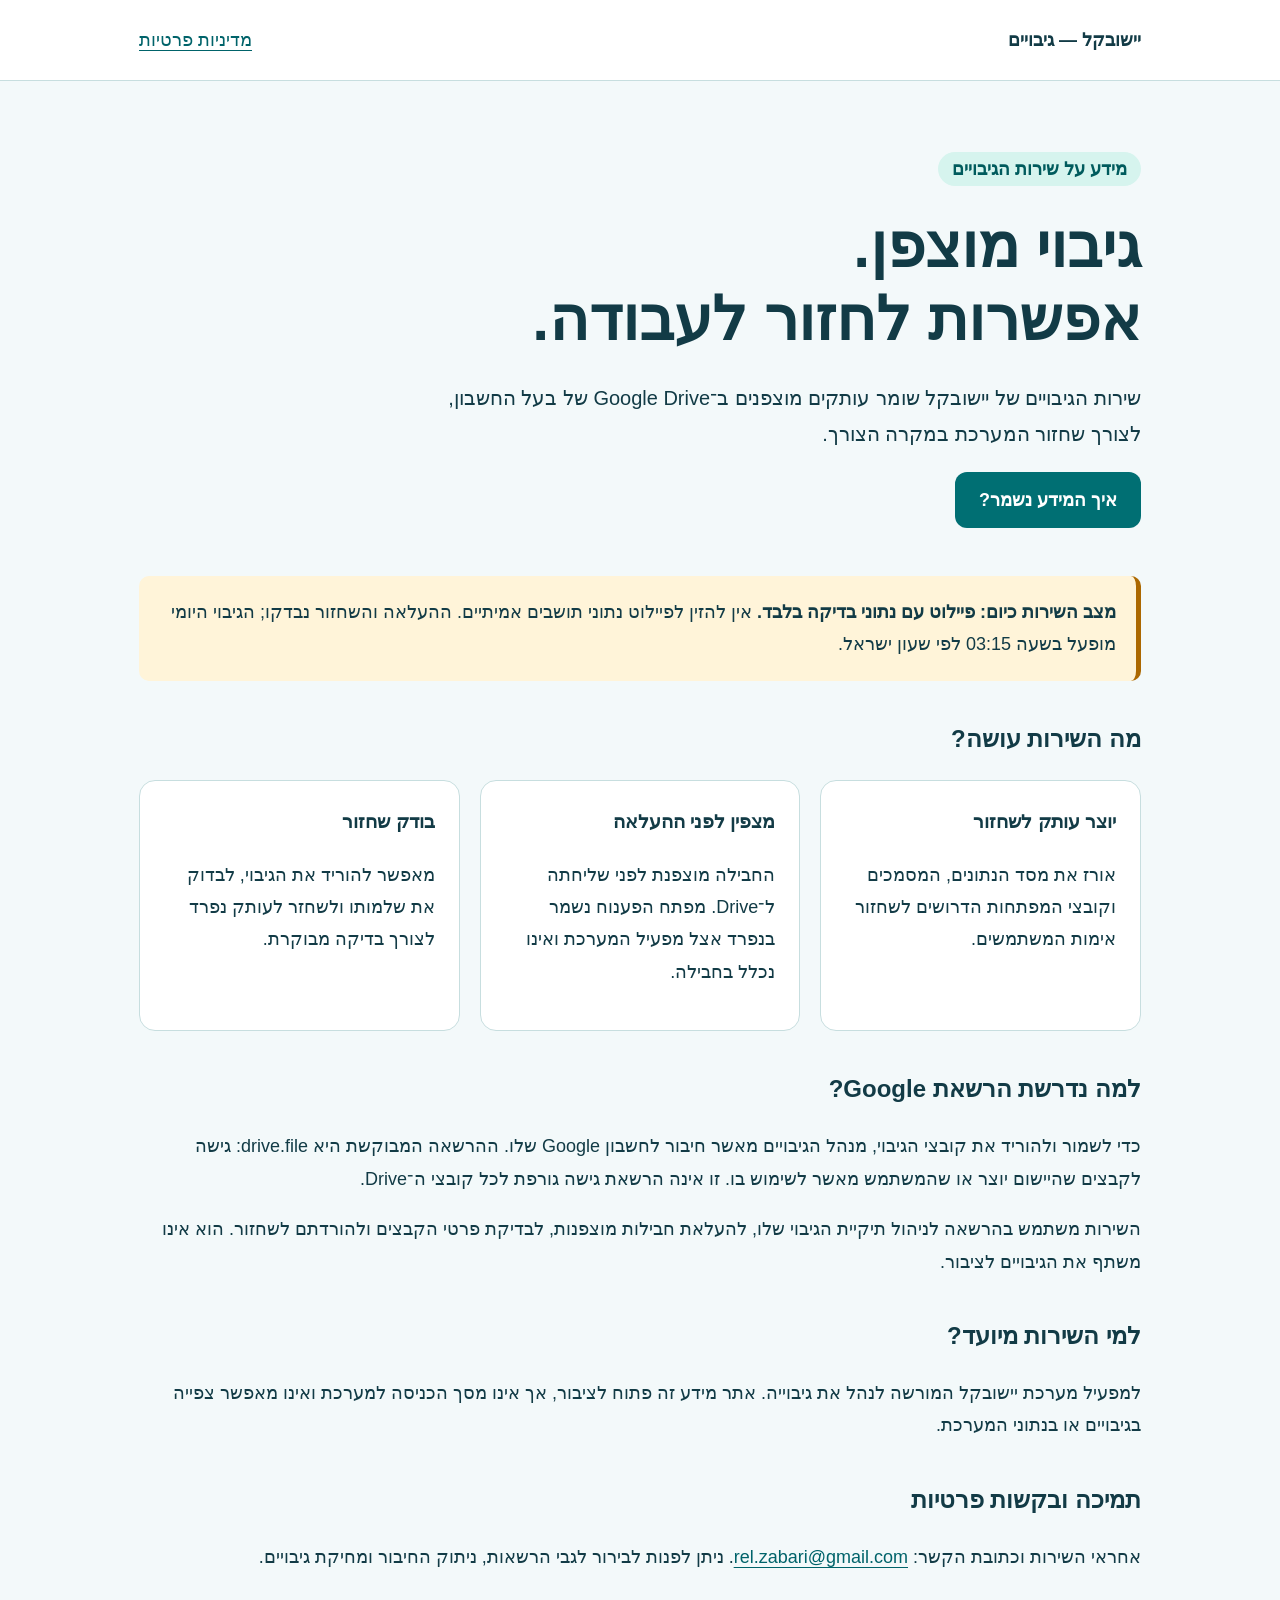
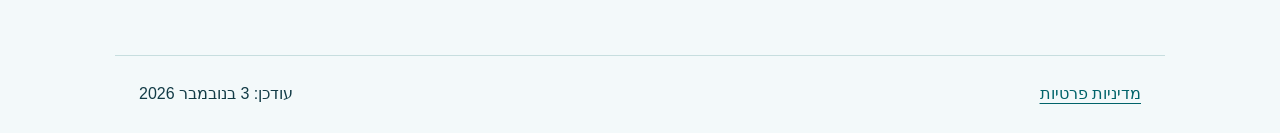
<file: index.html>
<!doctype html>
<html lang="he" dir="rtl">
<head>
<meta charset="utf-8">
<meta name="viewport" content="width=device-width,initial-scale=1">
<meta name="description" content="מידע על שירות הגיבויים המוצפנים של יישובקל וחיבורו ל־Google Drive.">
<meta name="google-site-verification" content="0ziK3mV48blRZes0-TMyAeZHqa0lTB8O477jj62JQ4I" />
<title>יישובקל — גיבויים | מידע על השירות</title>
<link rel="stylesheet" href="styles.css">
</head>
<body>
<a class="skip" href="#main">מעבר לתוכן</a>
<header><nav aria-label="ניווט ראשי"><strong>יישובקל — גיבויים</strong><a href="privacy.html">מדיניות פרטיות</a></nav></header>
<main id="main">
<section class="hero"><span class="badge">מידע על שירות הגיבויים</span>
<h1>גיבוי מוצפן.<br>אפשרות לחזור לעבודה.</h1>
<p class="lead">שירות הגיבויים של יישובקל שומר עותקים מוצפנים ב־Google Drive של בעל החשבון, לצורך שחזור המערכת במקרה הצורך.</p>
<a class="button" href="privacy.html">איך המידע נשמר?</a>
</section>
<aside class="notice"><strong>מצב השירות כיום: פיילוט עם נתוני בדיקה בלבד.</strong> אין להזין לפיילוט נתוני תושבים אמיתיים. ההעלאה והשחזור נבדקו; הגיבוי היומי מופעל בשעה 03:15 לפי שעון ישראל.</aside>
<section><h2>מה השירות עושה?</h2>
<div class="cards"><article><h3>יוצר עותק לשחזור</h3><p>אורז את מסד הנתונים, המסמכים וקובצי המפתחות הדרושים לשחזור אימות המשתמשים.</p></article>
<article><h3>מצפין לפני ההעלאה</h3><p>החבילה מוצפנת לפני שליחתה ל־Drive. מפתח הפענוח נשמר בנפרד אצל מפעיל המערכת ואינו נכלל בחבילה.</p></article>
<article><h3>בודק שחזור</h3><p>מאפשר להוריד את הגיבוי, לבדוק את שלמותו ולשחזר לעותק נפרד לצורך בדיקה מבוקרת.</p></article></div></section>
<section><h2>למה נדרשת הרשאת Google?</h2><p>כדי לשמור ולהוריד את קובצי הגיבוי, מנהל הגיבויים מאשר חיבור לחשבון Google שלו. ההרשאה המבוקשת היא <bdi dir="ltr">drive.file</bdi>: גישה לקבצים שהיישום יוצר או שהמשתמש מאשר לשימוש בו. זו אינה הרשאת גישה גורפת לכל קובצי ה־Drive.</p><p>השירות משתמש בהרשאה לניהול תיקיית הגיבוי שלו, להעלאת חבילות מוצפנות, לבדיקת פרטי הקבצים ולהורדתם לשחזור. הוא אינו משתף את הגיבויים לציבור.</p></section>
<section><h2>למי השירות מיועד?</h2><p>למפעיל מערכת יישובקל המורשה לנהל את גיבוייה. אתר מידע זה פתוח לציבור, אך אינו מסך הכניסה למערכת ואינו מאפשר צפייה בגיבויים או בנתוני המערכת.</p></section>
<section><h2>תמיכה ובקשות פרטיות</h2><p>אחראי השירות וכתובת הקשר: <a href="mailto:rel.zabari@gmail.com"><bdi>rel.zabari@gmail.com</bdi></a>. ניתן לפנות לבירור לגבי הרשאות, ניתוק החיבור ומחיקת גיבויים.</p></section>
</main><footer><a href="privacy.html">מדיניות פרטיות</a><span>עודכן: 3 בנובמבר 2026</span></footer>
</body></html>
</file>
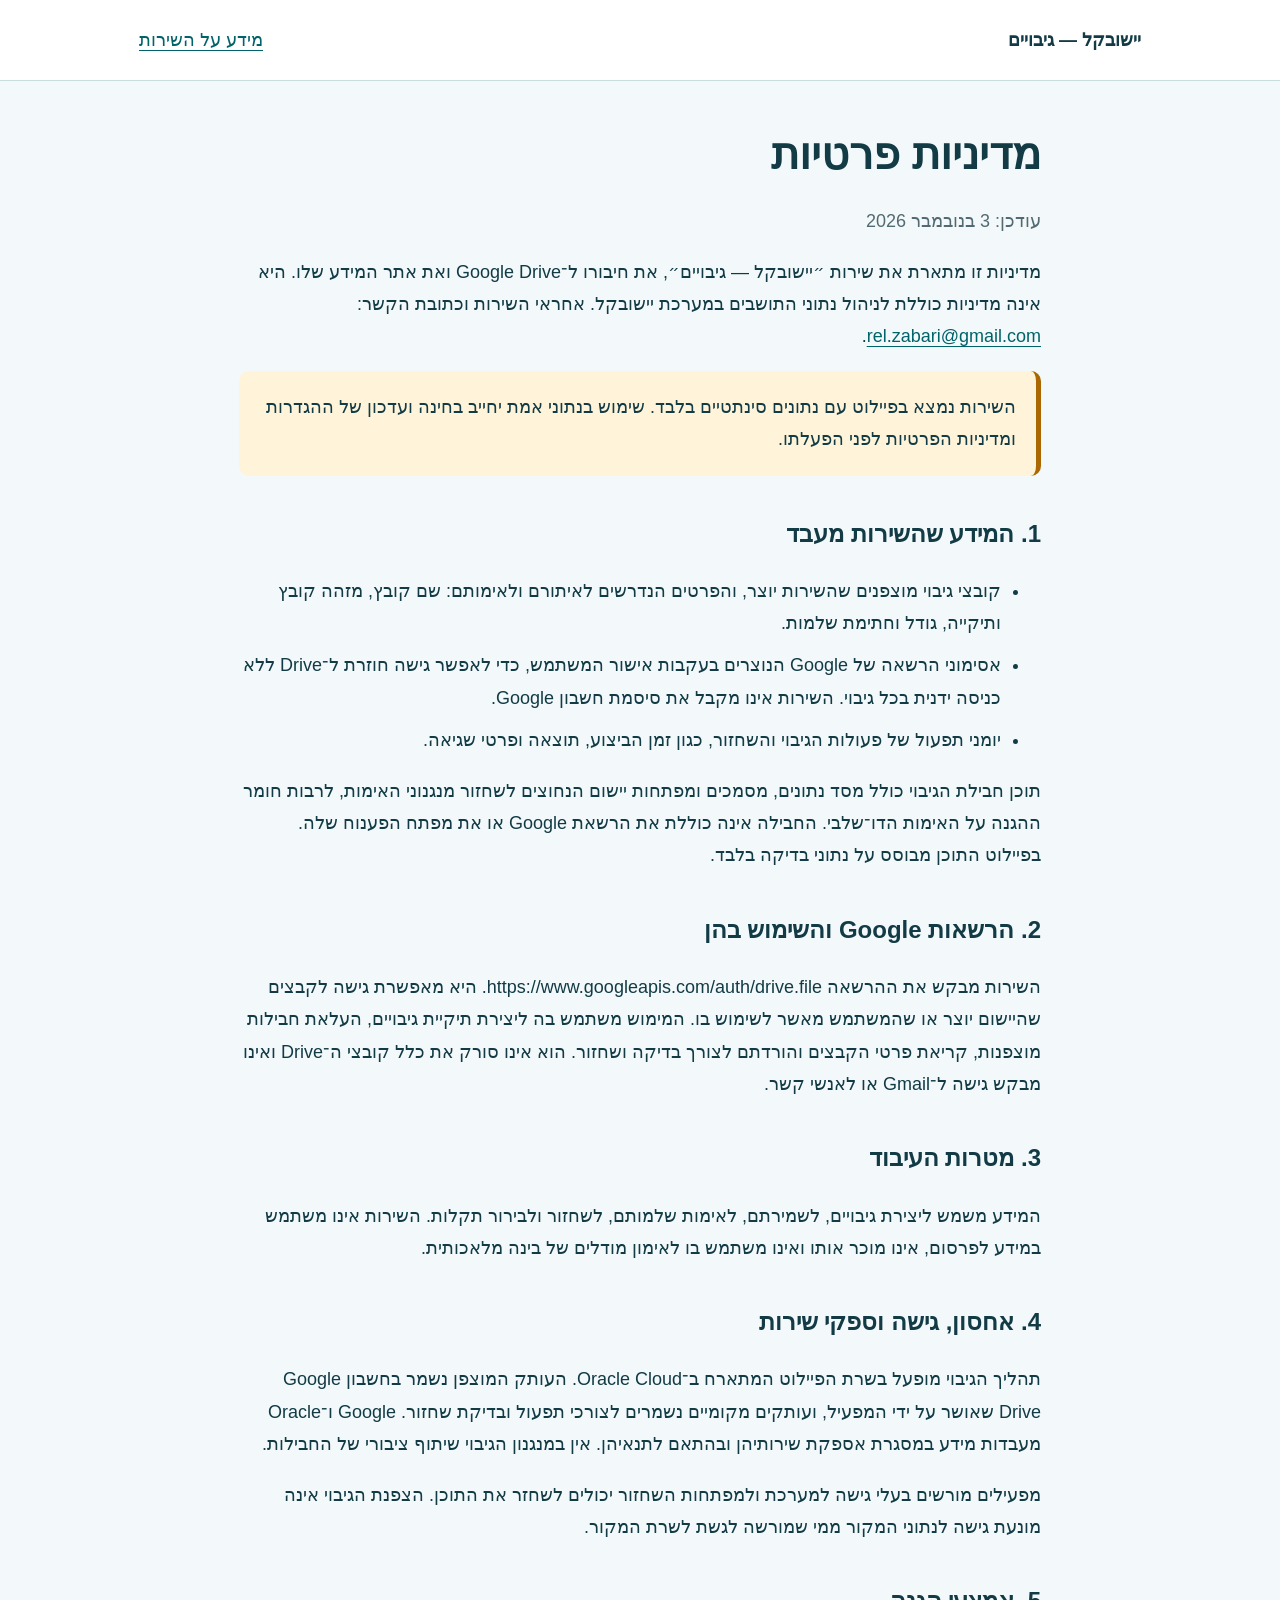
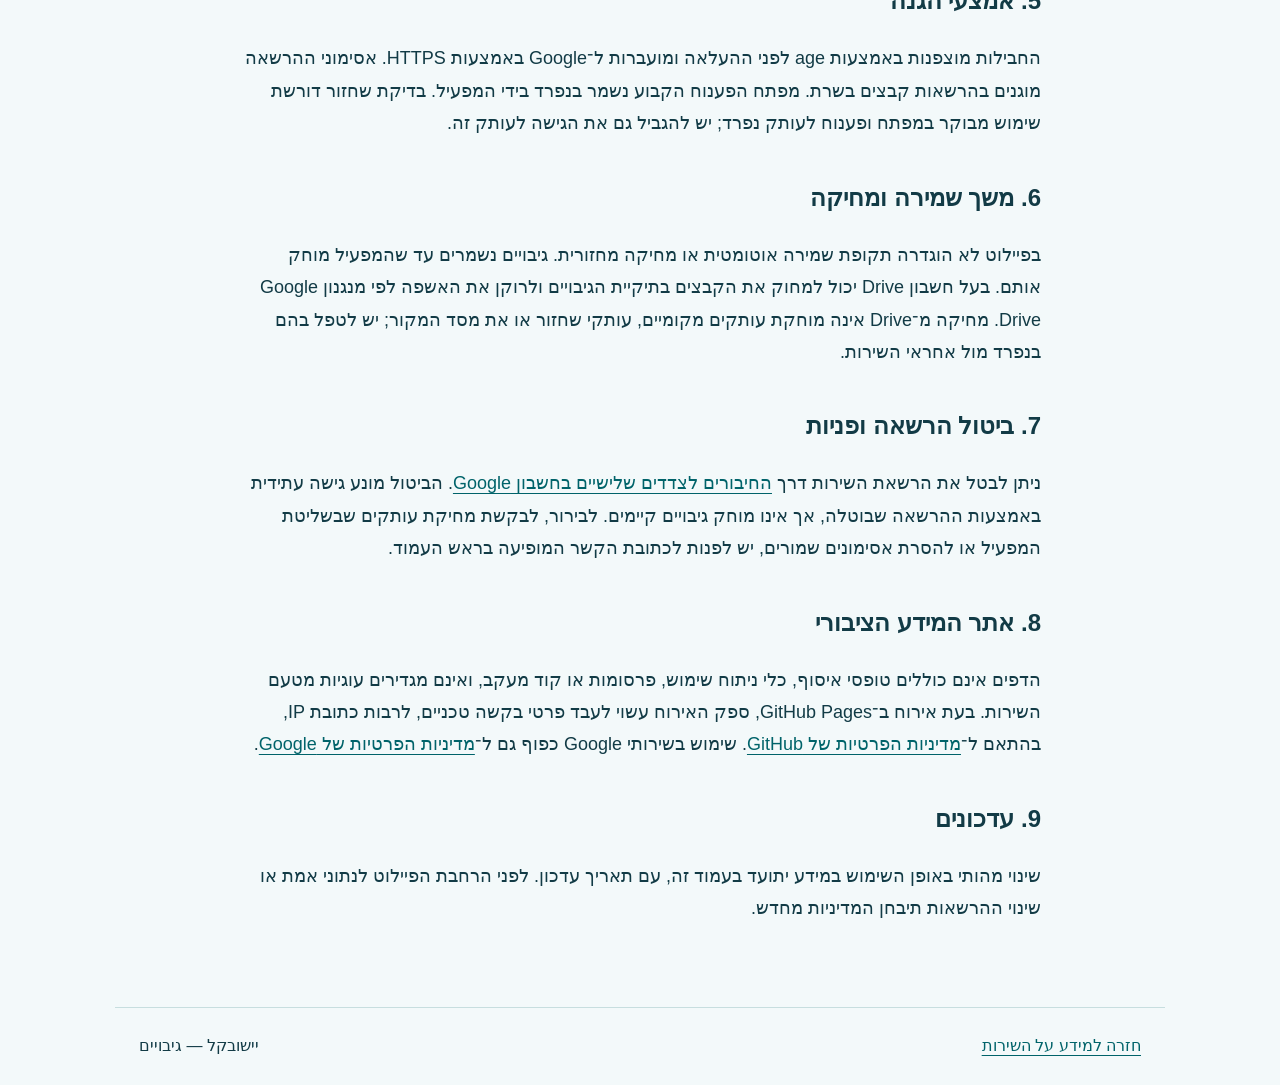
<file: privacy.html>
<!doctype html>
<html lang="he" dir="rtl">
<head>
<meta charset="utf-8">
<meta name="viewport" content="width=device-width,initial-scale=1">
<meta name="description" content="מדיניות הפרטיות של יישובקל — גיבויים: הרשאות Google Drive, הצפנה, שמירה ומחיקה.">
<title>מדיניות פרטיות | יישובקל — גיבויים</title>
<link rel="stylesheet" href="styles.css">
</head>
<body>
<a class="skip" href="#main">מעבר לתוכן</a>
<header><nav aria-label="ניווט ראשי"><strong>יישובקל — גיבויים</strong><a href="index.html">מידע על השירות</a></nav></header>
<main id="main" class="policy">
<h1>מדיניות פרטיות</h1><p class="muted">עודכן: 3 בנובמבר 2026</p>
<p>מדיניות זו מתארת את שירות ״יישובקל — גיבויים״, את חיבורו ל־Google Drive ואת אתר המידע שלו. היא אינה מדיניות כוללת לניהול נתוני התושבים במערכת יישובקל. אחראי השירות וכתובת הקשר: <a href="mailto:rel.zabari@gmail.com"><bdi>rel.zabari@gmail.com</bdi></a>.</p>
<aside class="notice">השירות נמצא בפיילוט עם נתונים סינתטיים בלבד. שימוש בנתוני אמת יחייב בחינה ועדכון של ההגדרות ומדיניות הפרטיות לפני הפעלתו.</aside>
<h2>1. המידע שהשירות מעבד</h2>
<ul><li>קובצי גיבוי מוצפנים שהשירות יוצר, והפרטים הנדרשים לאיתורם ולאימותם: שם קובץ, מזהה קובץ ותיקייה, גודל וחתימת שלמות.</li>
<li>אסימוני הרשאה של Google הנוצרים בעקבות אישור המשתמש, כדי לאפשר גישה חוזרת ל־Drive ללא כניסה ידנית בכל גיבוי. השירות אינו מקבל את סיסמת חשבון Google.</li>
<li>יומני תפעול של פעולות הגיבוי והשחזור, כגון זמן הביצוע, תוצאה ופרטי שגיאה.</li></ul>
<p>תוכן חבילת הגיבוי כולל מסד נתונים, מסמכים ומפתחות יישום הנחוצים לשחזור מנגנוני האימות, לרבות חומר ההגנה על האימות הדו־שלבי. החבילה אינה כוללת את הרשאת Google או את מפתח הפענוח שלה. בפיילוט התוכן מבוסס על נתוני בדיקה בלבד.</p>
<h2>2. הרשאות Google והשימוש בהן</h2>
<p>השירות מבקש את ההרשאה <bdi dir="ltr">https://www.googleapis.com/auth/drive.file</bdi>. היא מאפשרת גישה לקבצים שהיישום יוצר או שהמשתמש מאשר לשימוש בו. המימוש משתמש בה ליצירת תיקיית גיבויים, העלאת חבילות מוצפנות, קריאת פרטי הקבצים והורדתם לצורך בדיקה ושחזור. הוא אינו סורק את כלל קובצי ה־Drive ואינו מבקש גישה ל־Gmail או לאנשי קשר.</p>
<h2>3. מטרות העיבוד</h2>
<p>המידע משמש ליצירת גיבויים, לשמירתם, לאימות שלמותם, לשחזור ולבירור תקלות. השירות אינו משתמש במידע לפרסום, אינו מוכר אותו ואינו משתמש בו לאימון מודלים של בינה מלאכותית.</p>
<h2>4. אחסון, גישה וספקי שירות</h2>
<p>תהליך הגיבוי מופעל בשרת הפיילוט המתארח ב־Oracle Cloud. העותק המוצפן נשמר בחשבון Google Drive שאושר על ידי המפעיל, ועותקים מקומיים נשמרים לצורכי תפעול ובדיקת שחזור. Google ו־Oracle מעבדות מידע במסגרת אספקת שירותיהן ובהתאם לתנאיהן. אין במנגנון הגיבוי שיתוף ציבורי של החבילות.</p>
<p>מפעילים מורשים בעלי גישה למערכת ולמפתחות השחזור יכולים לשחזר את התוכן. הצפנת הגיבוי אינה מונעת גישה לנתוני המקור ממי שמורשה לגשת לשרת המקור.</p>
<h2>5. אמצעי הגנה</h2>
<p>החבילות מוצפנות באמצעות age לפני ההעלאה ומועברות ל־Google באמצעות HTTPS. אסימוני ההרשאה מוגנים בהרשאות קבצים בשרת. מפתח הפענוח הקבוע נשמר בנפרד בידי המפעיל. בדיקת שחזור דורשת שימוש מבוקר במפתח ופענוח לעותק נפרד; יש להגביל גם את הגישה לעותק זה.</p>
<h2>6. משך שמירה ומחיקה</h2>
<p>בפיילוט לא הוגדרה תקופת שמירה אוטומטית או מחיקה מחזורית. גיבויים נשמרים עד שהמפעיל מוחק אותם. בעל חשבון Drive יכול למחוק את הקבצים בתיקיית הגיבויים ולרוקן את האשפה לפי מנגנון Google Drive. מחיקה מ־Drive אינה מוחקת עותקים מקומיים, עותקי שחזור או את מסד המקור; יש לטפל בהם בנפרד מול אחראי השירות.</p>
<h2>7. ביטול הרשאה ופניות</h2>
<p>ניתן לבטל את הרשאת השירות דרך <a href="https://myaccount.google.com/connections">החיבורים לצדדים שלישיים בחשבון Google</a>. הביטול מונע גישה עתידית באמצעות ההרשאה שבוטלה, אך אינו מוחק גיבויים קיימים. לבירור, לבקשת מחיקת עותקים שבשליטת המפעיל או להסרת אסימונים שמורים, יש לפנות לכתובת הקשר המופיעה בראש העמוד.</p>
<h2>8. אתר המידע הציבורי</h2>
<p>הדפים אינם כוללים טופסי איסוף, כלי ניתוח שימוש, פרסומות או קוד מעקב, ואינם מגדירים עוגיות מטעם השירות. בעת אירוח ב־GitHub Pages, ספק האירוח עשוי לעבד פרטי בקשה טכניים, לרבות כתובת IP, בהתאם ל־<a href="https://docs.github.com/en/site-policy/privacy-policies/github-general-privacy-statement">מדיניות הפרטיות של GitHub</a>. שימוש בשירותי Google כפוף גם ל־<a href="https://policies.google.com/privacy">מדיניות הפרטיות של Google</a>.</p>
<h2>9. עדכונים</h2><p>שינוי מהותי באופן השימוש במידע יתועד בעמוד זה, עם תאריך עדכון. לפני הרחבת הפיילוט לנתוני אמת או שינוי ההרשאות תיבחן המדיניות מחדש.</p>
</main><footer><a href="index.html">חזרה למידע על השירות</a><span>יישובקל — גיבויים</span></footer>
</body></html>
</file>
<file: styles.css>
:root{color-scheme:light;--ink:#123b46;--teal:#006f73;--paper:#f3f9fa}
*{box-sizing:border-box}body{margin:0;background:var(--paper);color:var(--ink);font:18px/1.8 Arial,"Segoe UI",sans-serif}
header{background:white;border-bottom:1px solid #c7dedf}nav,main,footer{max-width:1050px;margin:auto;padding:24px}
nav,footer{display:flex;align-items:center;justify-content:space-between;gap:20px;flex-wrap:wrap}
a{color:#00636a;text-underline-offset:4px;overflow-wrap:anywhere}a:focus-visible{outline:3px solid #bb6900;outline-offset:5px}
.hero{padding:48px 0}h1{font-size:clamp(2rem,6vw,3.8rem);line-height:1.2;margin:24px 0}h2{font-size:1.5rem;margin-top:36px}h3{font-size:1.2rem;margin-top:0}
.lead{max-width:700px;font-size:1.25rem}.badge{background:#d6f4ee;padding:7px 14px;border-radius:30px;color:#005b5d;font-weight:bold}
.button{display:inline-block;background:var(--teal);color:white;border-radius:12px;padding:12px 24px;text-decoration:none;font-weight:bold}
.button:hover{background:#004e53}.notice{background:#fff4d9;border-inline-start:5px solid #ac6800;padding:20px;border-radius:10px}
.cards{display:grid;grid-template-columns:repeat(3,1fr);gap:20px}article{background:white;border:1px solid #c7dedf;border-radius:16px;padding:24px}
.policy{max-width:850px}.policy h1{font-size:2.7rem}.muted{color:#526b72}footer{border-top:1px solid #c7dedf;margin-top:40px;font-size:1rem}
bdi{overflow-wrap:anywhere}li{margin-block:10px}.skip{position:absolute;top:-100px;background:white;padding:12px}.skip:focus{top:0}
@media(max-width:650px){.cards{grid-template-columns:1fr}nav,main,footer{padding:18px}.hero{padding:28px 0}body{font-size:17px}.policy h1{font-size:2rem}}
</file>
